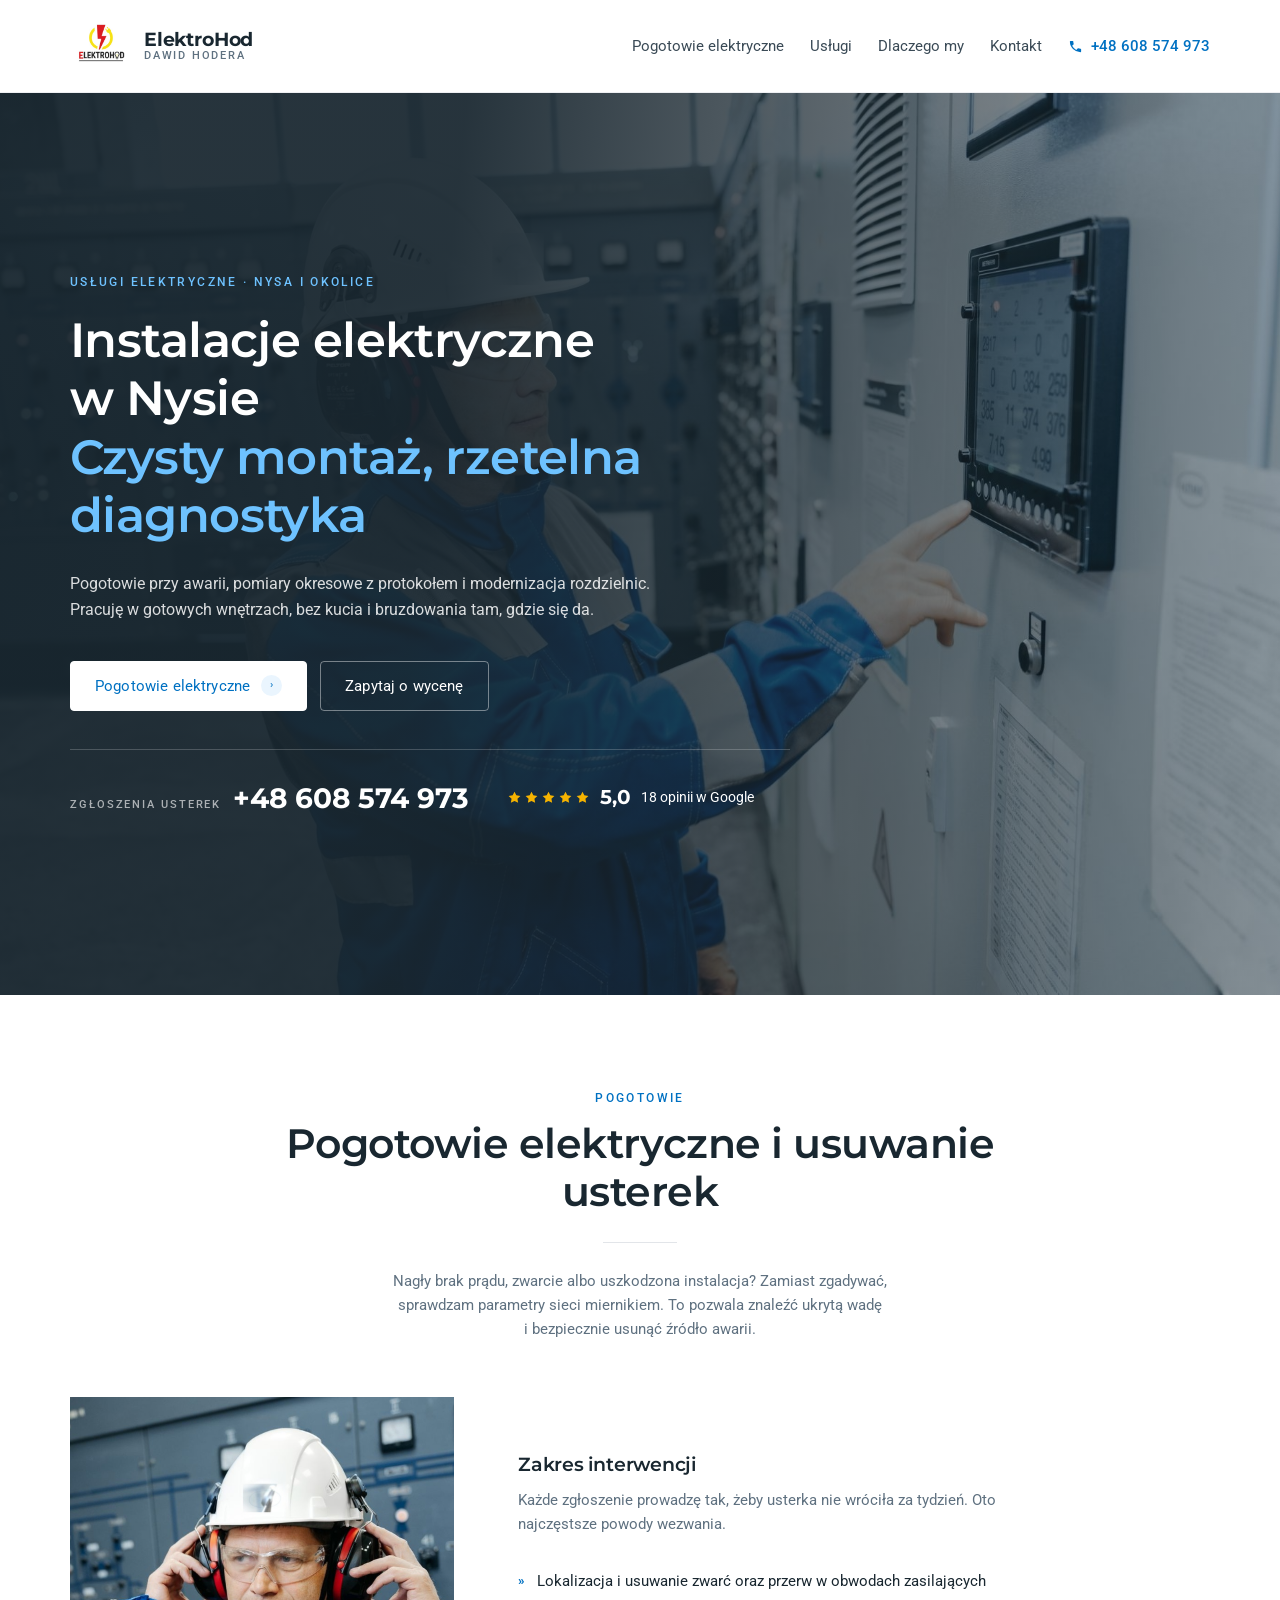
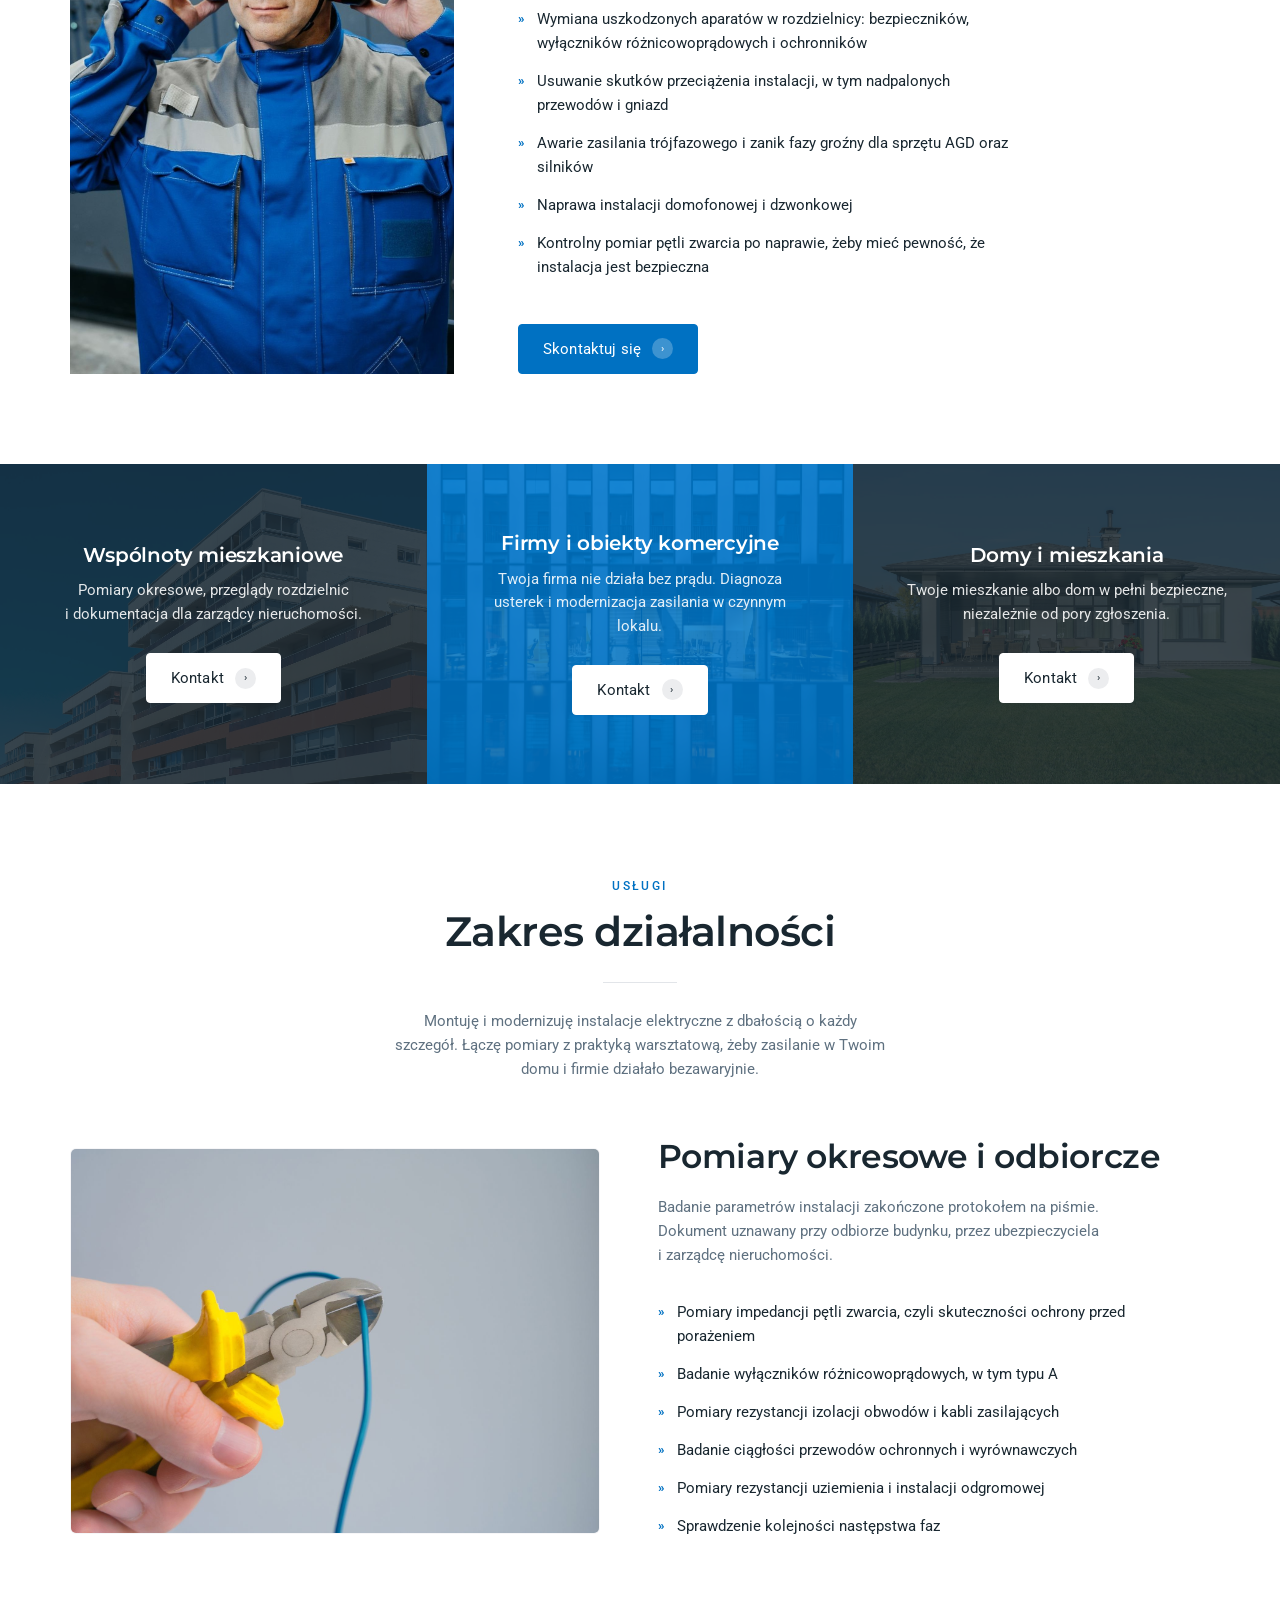
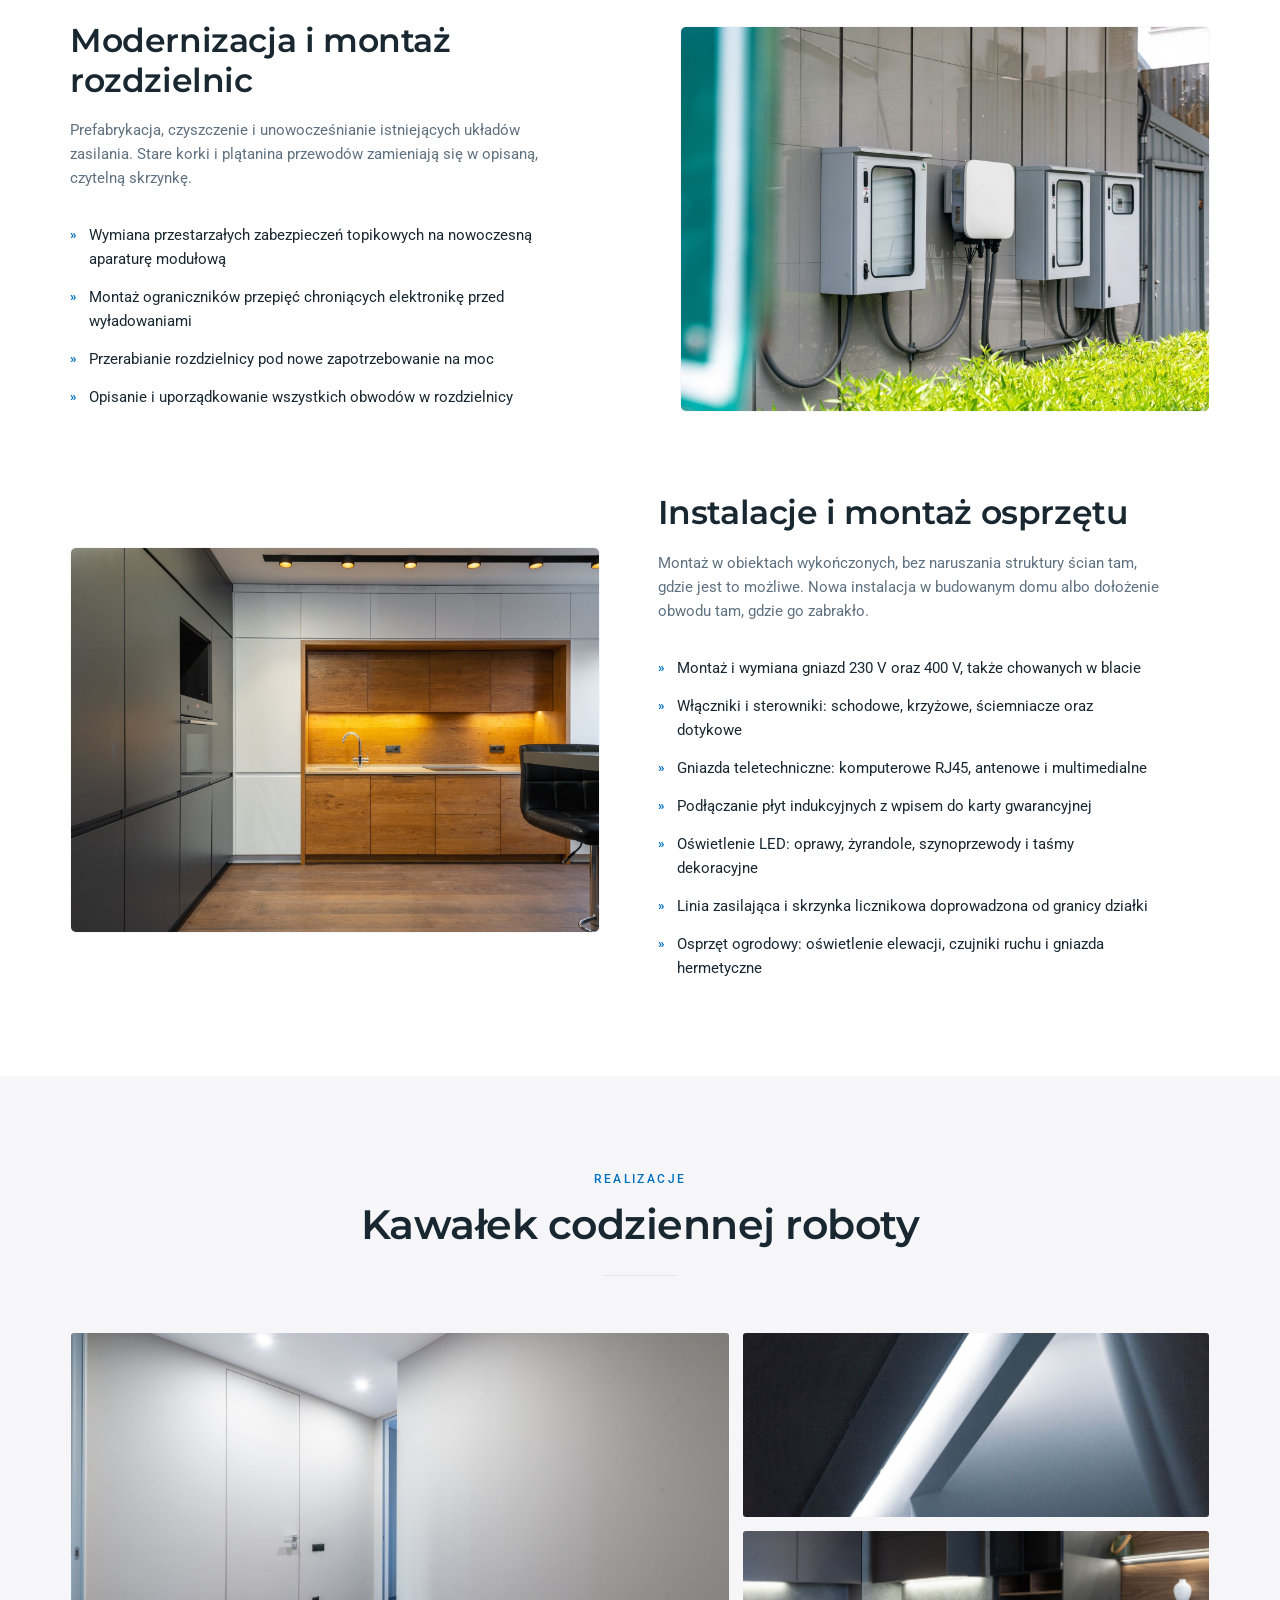
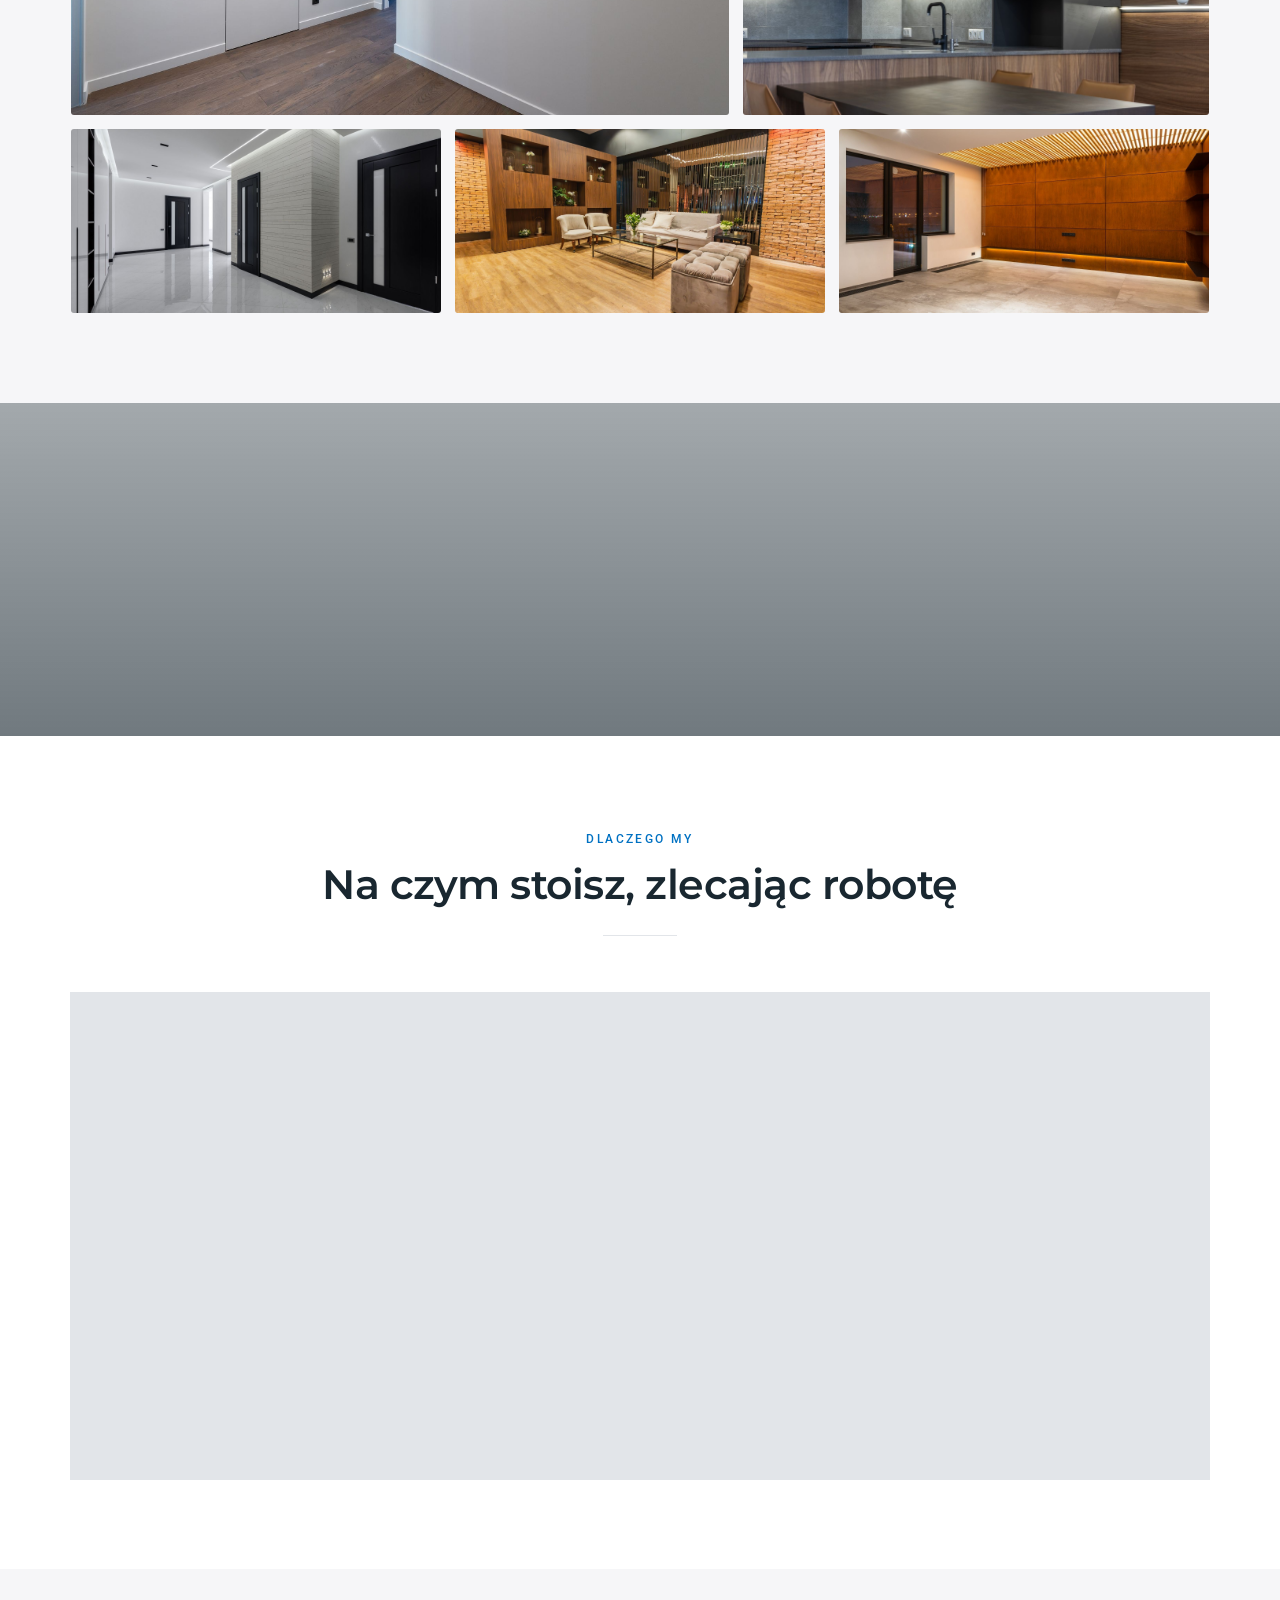
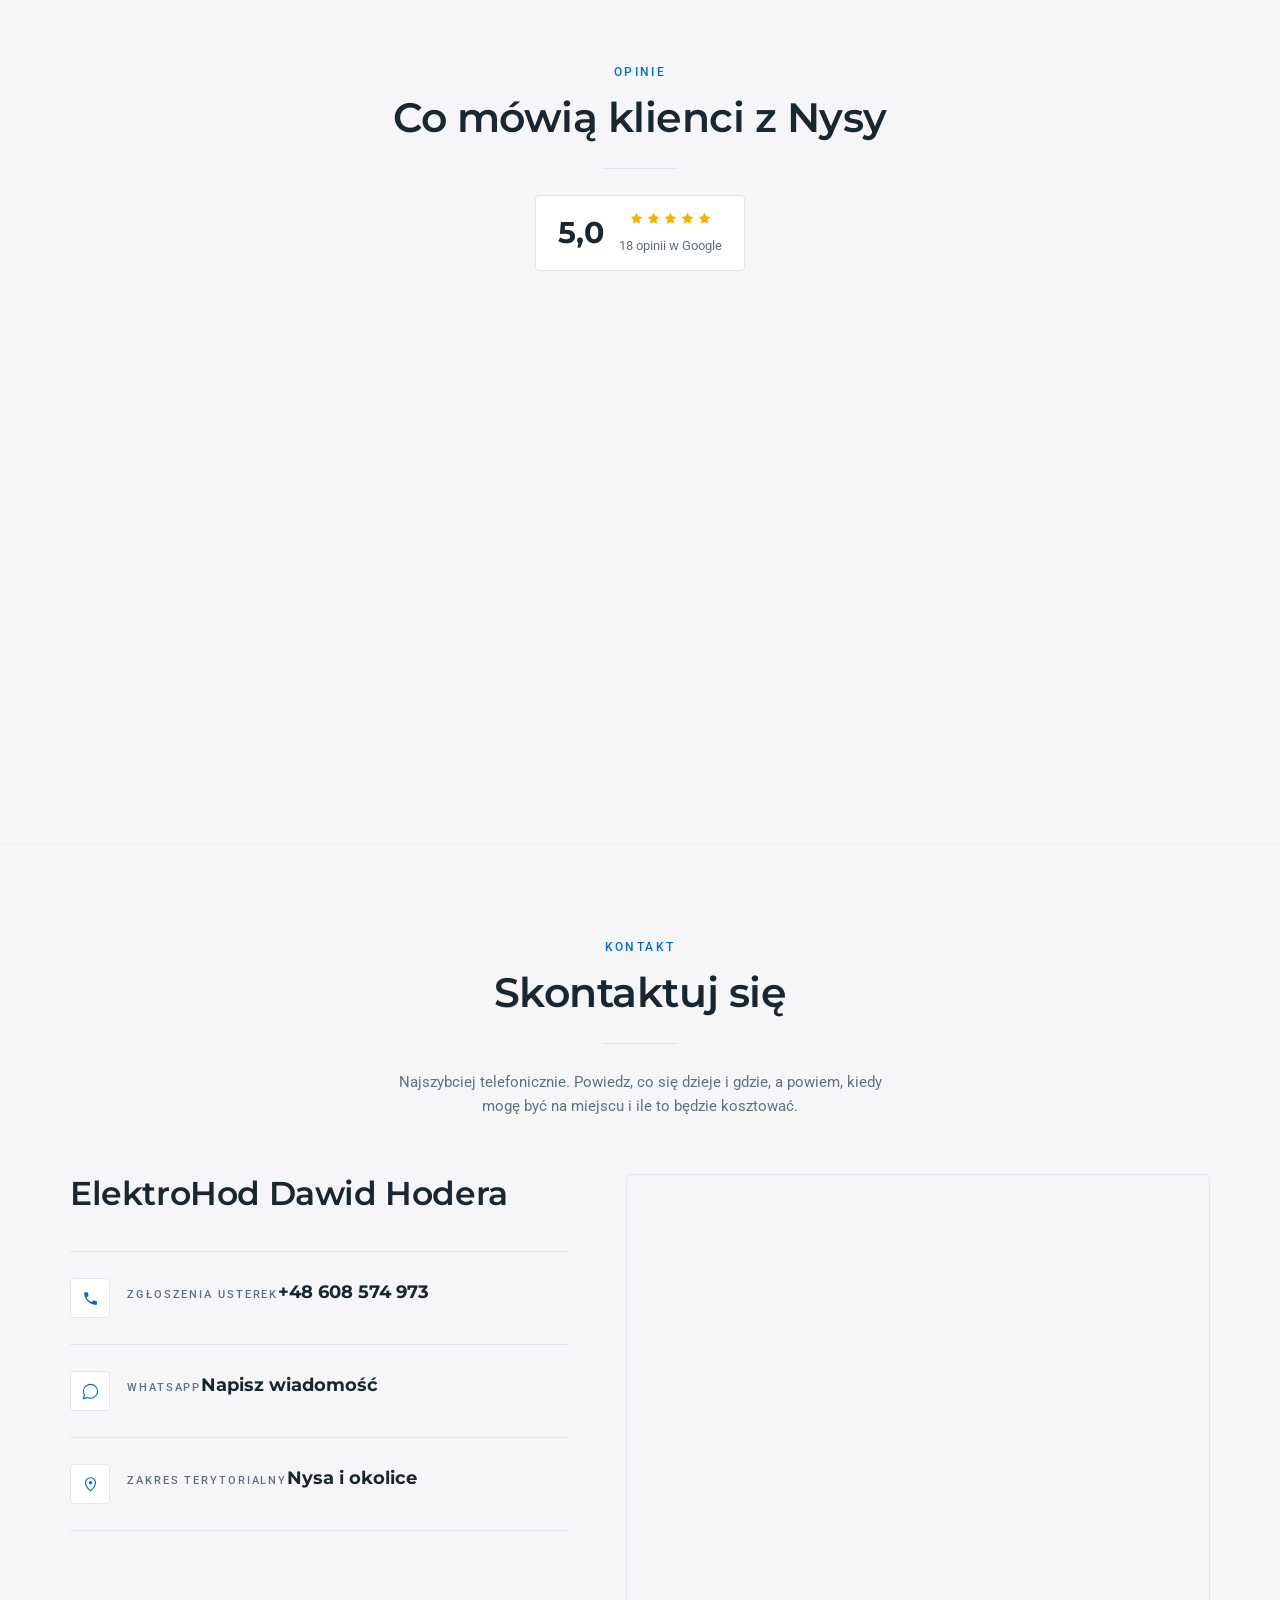
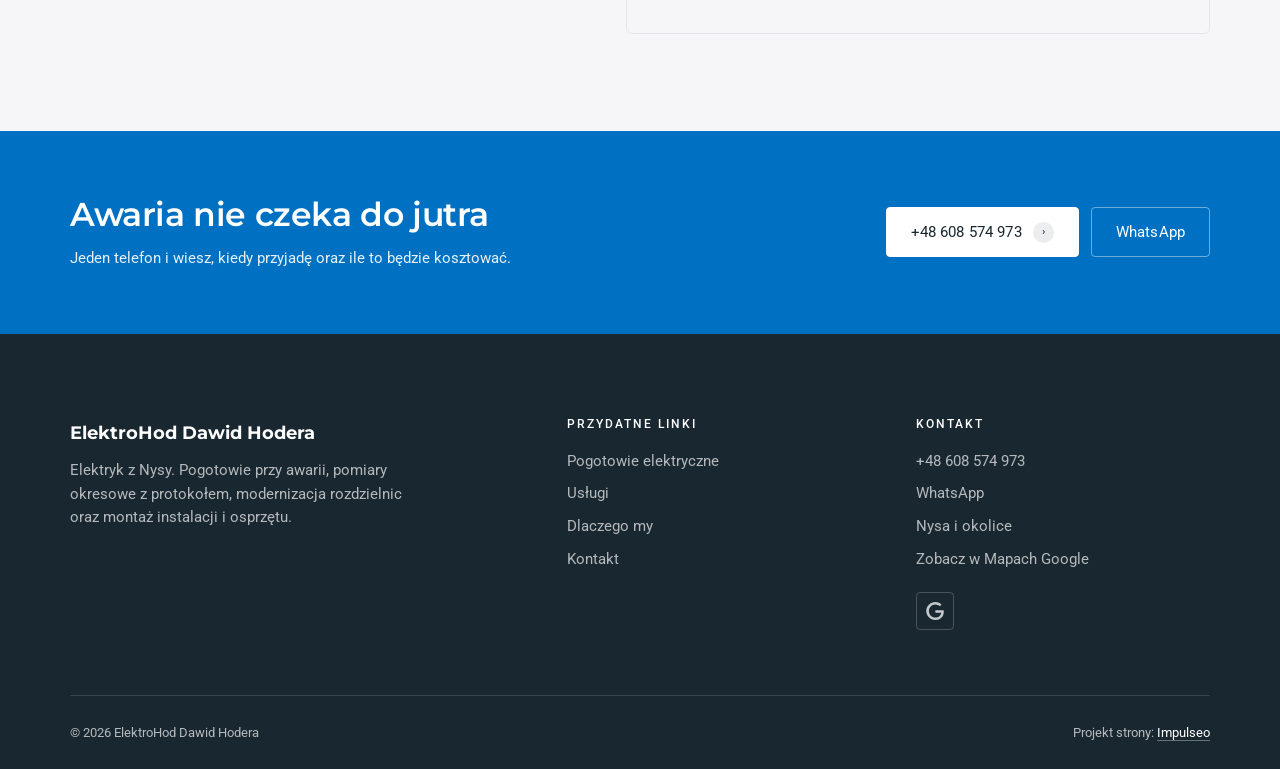
<file: index.html>
<!DOCTYPE html>
<html lang="pl">
<head>
<meta charset="UTF-8">
<meta name="viewport" content="width=device-width, initial-scale=1.0">
<title>ElektroHod Dawid Hodera - elektryk Nysa</title>
<meta name="description" content="ElektroHod Dawid Hodera - elektryk z Nysy. Pogotowie elektryczne, pomiary z protokołem, rozdzielnice, instalacje i montaż osprzętu. Uprawnienia SEP, cena i termin ustalone przed pracą.">
<link rel="canonical" href="https://impulseo-pl.github.io/elektrohod-dawid-hodera/">
<meta name="robots" content="noindex, nofollow">
<meta property="og:type" content="website">
<meta property="og:locale" content="pl_PL">
<meta property="og:site_name" content="ElektroHod Dawid Hodera">
<meta property="og:title" content="ElektroHod Dawid Hodera - elektryk Nysa">
<meta property="og:description" content="Pogotowie elektryczne, pomiary z protokołem, rozdzielnice i montaż osprzętu. Nysa i okolice. Ocena 5,0 w Google.">
<meta property="og:url" content="https://impulseo-pl.github.io/elektrohod-dawid-hodera/">
<meta property="og:image" content="https://impulseo-pl.github.io/elektrohod-dawid-hodera/img/og.jpg">
<meta property="og:image:width" content="1200">
<meta property="og:image:height" content="630">
<meta name="twitter:card" content="summary_large_image">
<meta name="theme-color" content="#192730">
<script type="application/ld+json">{"@context":"https://schema.org","@type":"Electrician","name":"ElektroHod Dawid Hodera","url":"https://impulseo-pl.github.io/elektrohod-dawid-hodera/","telephone":"+48608574973","image":"https://impulseo-pl.github.io/elektrohod-dawid-hodera/img/og.jpg","areaServed":"Nysa","aggregateRating":{"@type":"AggregateRating","ratingValue":"5","reviewCount":"18"},"sameAs":["https://maps.google.com/?cid=8569850532800082262"]}</script>
<link rel="preconnect" href="https://fonts.googleapis.com">
<link rel="preconnect" href="https://fonts.gstatic.com" crossorigin>
<link href="https://fonts.googleapis.com/css2?family=Montserrat:wght@500;600;700&family=Roboto:wght@300;400;500;700&display=swap" rel="stylesheet">
<link rel="stylesheet" href="assets/styles.css?v=ref-1">
<meta name="nb-deploy" content="8939e18db12e">
</head>
<body>

<header class="nav">
  <div class="wrap nav-in">
    <a class="brand" href="#top">
      <img class="brand-logo" src="img/logo.jpg" alt="ElektroHod Dawid Hodera" width="420" height="420">
      <span class="brand-txt"><b>ElektroHod</b><span>Dawid Hodera</span></span>
    </a>
    <nav class="nav-links" id="menu">
      <a href="#pogotowie">Pogotowie elektryczne</a>
      <a href="#uslugi">Usługi</a>
      <a href="#dlaczego">Dlaczego my</a>
      <a href="#kontakt">Kontakt</a>
      <a href="tel:+48608574973" class="nav-cta">
        <svg width="15" height="15" viewBox="0 0 24 24" fill="none" aria-hidden="true"><path d="M6.6 10.8a15.5 15.5 0 0 0 6.6 6.6l2.2-2.2a1 1 0 0 1 1-.24 11.4 11.4 0 0 0 3.6.58 1 1 0 0 1 1 1V20a1 1 0 0 1-1 1A17 17 0 0 1 3 4a1 1 0 0 1 1-1h3.5a1 1 0 0 1 1 1c0 1.25.2 2.46.58 3.6a1 1 0 0 1-.25 1l-2.23 2.2Z" fill="currentColor"/></svg>
        +48 608 574 973
      </a>
    </nav>
    <button class="nav-tgl" id="tgl" aria-label="Menu" aria-expanded="false"><span></span><span></span><span></span></button>
  </div>
</header>

<main id="top">

<section class="hero">
  <div class="hero-bg">
    <img src="img/hero.jpg" alt="Montaż oświetlenia w mieszkaniu" fetchpriority="high" width="1880" height="1253">
  </div>
  <div class="wrap">
    <div class="hero-copy">
      <span class="kicker on-dark">Usługi elektryczne · Nysa i okolice</span>
      <h1 class="h-xl">Instalacje elektryczne w Nysie<em>Czysty montaż, rzetelna diagnostyka</em></h1>
      <p class="lead">Pogotowie przy awarii, pomiary okresowe z protokołem i modernizacja rozdzielnic. Pracuję w gotowych wnętrzach, bez kucia i bruzdowania tam, gdzie się da.</p>
      <div class="hero-cta">
        <a href="#pogotowie" class="btn btn-white">Pogotowie elektryczne <span class="ico" aria-hidden="true">&rsaquo;</span></a>
        <a href="#kontakt" class="btn btn-ondark">Zapytaj o wycenę</a>
      </div>
      <div class="hero-meta">
        <a class="hero-phone" href="tel:+48608574973">
          <span class="lab">Zgłoszenia usterek</span>
          <span class="num">+48 608 574 973</span>
        </a>
        <span class="hero-rate">
          <span class="stars" aria-hidden="true"><svg class="st" width="15" height="15" viewBox="0 0 24 24"><path d="M12 2.6l2.9 5.9 6.5.95-4.7 4.58 1.11 6.47L12 17.44l-5.81 3.06 1.11-6.47L2.6 9.45l6.5-.95L12 2.6Z" fill="currentColor"/></svg><svg class="st" width="15" height="15" viewBox="0 0 24 24"><path d="M12 2.6l2.9 5.9 6.5.95-4.7 4.58 1.11 6.47L12 17.44l-5.81 3.06 1.11-6.47L2.6 9.45l6.5-.95L12 2.6Z" fill="currentColor"/></svg><svg class="st" width="15" height="15" viewBox="0 0 24 24"><path d="M12 2.6l2.9 5.9 6.5.95-4.7 4.58 1.11 6.47L12 17.44l-5.81 3.06 1.11-6.47L2.6 9.45l6.5-.95L12 2.6Z" fill="currentColor"/></svg><svg class="st" width="15" height="15" viewBox="0 0 24 24"><path d="M12 2.6l2.9 5.9 6.5.95-4.7 4.58 1.11 6.47L12 17.44l-5.81 3.06 1.11-6.47L2.6 9.45l6.5-.95L12 2.6Z" fill="currentColor"/></svg><svg class="st" width="15" height="15" viewBox="0 0 24 24"><path d="M12 2.6l2.9 5.9 6.5.95-4.7 4.58 1.11 6.47L12 17.44l-5.81 3.06 1.11-6.47L2.6 9.45l6.5-.95L12 2.6Z" fill="currentColor"/></svg></span>
          <b>5,0</b> <span>18 opinii w Google</span>
        </span>
      </div>
    </div>
  </div>
</section>

<section id="pogotowie">
  <div class="wrap">
    <div class="sec-head">
      <span class="kicker">Pogotowie</span>
      <h2 class="h-lg">Pogotowie elektryczne i usuwanie usterek</h2>
      <div class="sec-rule"></div>
      <p>Nagły brak prądu, zwarcie albo uszkodzona instalacja? Zamiast zgadywać, sprawdzam parametry sieci miernikiem. To pozwala znaleźć ukrytą wadę i bezpiecznie usunąć źródło awarii.</p>
    </div>
    <div class="sos-grid">
      <div class="sos-art reveal">
        <img src="img/osoba.jpg" alt="Elektryk z uprawnieniami" width="1152" height="1731">
      </div>
      <div class="sos-copy reveal">
        <h3>Zakres interwencji</h3>
        <p>Każde zgłoszenie prowadzę tak, żeby usterka nie wróciła za tydzień. Oto najczęstsze powody wezwania.</p>
        <ul class="arrow-list">
          <li><span class="ar" aria-hidden="true">&raquo;</span>Lokalizacja i usuwanie zwarć oraz przerw w obwodach zasilających</li>
          <li><span class="ar" aria-hidden="true">&raquo;</span>Wymiana uszkodzonych aparatów w rozdzielnicy: bezpieczników, wyłączników różnicowoprądowych i ochronników</li>
          <li><span class="ar" aria-hidden="true">&raquo;</span>Usuwanie skutków przeciążenia instalacji, w tym nadpalonych przewodów i gniazd</li>
          <li><span class="ar" aria-hidden="true">&raquo;</span>Awarie zasilania trójfazowego i zanik fazy groźny dla sprzętu AGD oraz silników</li>
          <li><span class="ar" aria-hidden="true">&raquo;</span>Naprawa instalacji domofonowej i dzwonkowej</li>
          <li><span class="ar" aria-hidden="true">&raquo;</span>Kontrolny pomiar pętli zwarcia po naprawie, żeby mieć pewność, że instalacja jest bezpieczna</li>
        </ul>
        <div class="sos-cta">
          <a href="tel:+48608574973" class="btn btn-solid">Skontaktuj się <span class="ico" aria-hidden="true">&rsaquo;</span></a>
        </div>
      </div>
    </div>
  </div>
</section>

<section style="padding:0">
  <div class="who">
    <article class="who-card">
      <span class="bg"><img src="img/k-wspolnoty.jpg" alt="Budynek wielorodzinny" loading="lazy" width="1880" height="1255"></span>
      <div class="who-in">
        <h3>Wspólnoty mieszkaniowe</h3>
        <p>Pomiary okresowe, przeglądy rozdzielnic i dokumentacja dla zarządcy nieruchomości.</p>
        <a href="#kontakt" class="btn btn-white">Kontakt <span class="ico" aria-hidden="true">&rsaquo;</span></a>
      </div>
    </article>
    <article class="who-card">
      <span class="bg"><img src="img/k-firmy.jpg" alt="Budynek biurowy" loading="lazy" width="1734" height="1300"></span>
      <div class="who-in">
        <h3>Firmy i obiekty komercyjne</h3>
        <p>Twoja firma nie działa bez prądu. Diagnoza usterek i modernizacja zasilania w czynnym lokalu.</p>
        <a href="#kontakt" class="btn btn-white">Kontakt <span class="ico" aria-hidden="true">&rsaquo;</span></a>
      </div>
    </article>
    <article class="who-card">
      <span class="bg"><img src="img/k-domy.jpg" alt="Dom jednorodzinny" loading="lazy" width="1880" height="1278"></span>
      <div class="who-in">
        <h3>Domy i mieszkania</h3>
        <p>Twoje mieszkanie albo dom w pełni bezpieczne, niezależnie od pory zgłoszenia.</p>
        <a href="#kontakt" class="btn btn-white">Kontakt <span class="ico" aria-hidden="true">&rsaquo;</span></a>
      </div>
    </article>
  </div>
</section>

<section id="uslugi">
  <div class="wrap">
    <div class="sec-head">
      <span class="kicker">Usługi</span>
      <h2 class="h-lg">Zakres działalności</h2>
      <div class="sec-rule"></div>
      <p>Montuję i modernizuję instalacje elektryczne z dbałością o każdy szczegół. Łączę pomiary z praktyką warsztatową, żeby zasilanie w Twoim domu i firmie działało bezawaryjnie.</p>
    </div>
    <div class="uslugi">

      <article class="svc-row reveal">
        <div class="svc-art"><img src="img/s-rozdzielnice.jpg" alt="Praca przy przewodzie podczas diagnostyki" loading="lazy" width="1880" height="1253"></div>
        <div class="svc-copy">
          <h3 class="h-md">Pomiary okresowe i odbiorcze</h3>
          <p>Badanie parametrów instalacji zakończone protokołem na piśmie. Dokument uznawany przy odbiorze budynku, przez ubezpieczyciela i zarządcę nieruchomości.</p>
          <ul class="arrow-list">
            <li><span class="ar" aria-hidden="true">&raquo;</span>Pomiary impedancji pętli zwarcia, czyli skuteczności ochrony przed porażeniem</li>
            <li><span class="ar" aria-hidden="true">&raquo;</span>Badanie wyłączników różnicowoprądowych, w tym typu A</li>
            <li><span class="ar" aria-hidden="true">&raquo;</span>Pomiary rezystancji izolacji obwodów i kabli zasilających</li>
            <li><span class="ar" aria-hidden="true">&raquo;</span>Badanie ciągłości przewodów ochronnych i wyrównawczych</li>
            <li><span class="ar" aria-hidden="true">&raquo;</span>Pomiary rezystancji uziemienia i instalacji odgromowej</li>
            <li><span class="ar" aria-hidden="true">&raquo;</span>Sprawdzenie kolejności następstwa faz</li>
          </ul>
        </div>
      </article>

      <article class="svc-row reveal">
        <div class="svc-art"><img src="img/s-pomiary.jpg" alt="Szafki rozdzielcze na elewacji budynku" loading="lazy" width="1880" height="1253"></div>
        <div class="svc-copy">
          <h3 class="h-md">Modernizacja i montaż rozdzielnic</h3>
          <p>Prefabrykacja, czyszczenie i unowocześnianie istniejących układów zasilania. Stare korki i plątanina przewodów zamieniają się w opisaną, czytelną skrzynkę.</p>
          <ul class="arrow-list">
            <li><span class="ar" aria-hidden="true">&raquo;</span>Wymiana przestarzałych zabezpieczeń topikowych na nowoczesną aparaturę modułową</li>
            <li><span class="ar" aria-hidden="true">&raquo;</span>Montaż ograniczników przepięć chroniących elektronikę przed wyładowaniami</li>
            <li><span class="ar" aria-hidden="true">&raquo;</span>Przerabianie rozdzielnicy pod nowe zapotrzebowanie na moc</li>
            <li><span class="ar" aria-hidden="true">&raquo;</span>Opisanie i uporządkowanie wszystkich obwodów w rozdzielnicy</li>
          </ul>
        </div>
      </article>

      <article class="svc-row reveal">
        <div class="svc-art"><img src="img/s-oswietlenie.jpg" alt="Kuchnia z oświetleniem podszafkowym LED" loading="lazy" width="1880" height="1255"></div>
        <div class="svc-copy">
          <h3 class="h-md">Instalacje i montaż osprzętu</h3>
          <p>Montaż w obiektach wykończonych, bez naruszania struktury ścian tam, gdzie jest to możliwe. Nowa instalacja w budowanym domu albo dołożenie obwodu tam, gdzie go zabrakło.</p>
          <ul class="arrow-list">
            <li><span class="ar" aria-hidden="true">&raquo;</span>Montaż i wymiana gniazd 230 V oraz 400 V, także chowanych w blacie</li>
            <li><span class="ar" aria-hidden="true">&raquo;</span>Włączniki i sterowniki: schodowe, krzyżowe, ściemniacze oraz dotykowe</li>
            <li><span class="ar" aria-hidden="true">&raquo;</span>Gniazda teletechniczne: komputerowe RJ45, antenowe i multimedialne</li>
            <li><span class="ar" aria-hidden="true">&raquo;</span>Podłączanie płyt indukcyjnych z wpisem do karty gwarancyjnej</li>
            <li><span class="ar" aria-hidden="true">&raquo;</span>Oświetlenie LED: oprawy, żyrandole, szynoprzewody i taśmy dekoracyjne</li>
            <li><span class="ar" aria-hidden="true">&raquo;</span>Linia zasilająca i skrzynka licznikowa doprowadzona od granicy działki</li>
            <li><span class="ar" aria-hidden="true">&raquo;</span>Osprzęt ogrodowy: oświetlenie elewacji, czujniki ruchu i gniazda hermetyczne</li>
          </ul>
        </div>
      </article>

    </div>
  </div>
</section>

<section style="background:var(--paper-2)">
  <div class="wrap">
    <div class="sec-head">
      <span class="kicker">Realizacje</span>
      <h2 class="h-lg">Kawałek codziennej roboty</h2>
      <div class="sec-rule"></div>
    </div>
    <div class="gal">
      <a class="g-a reveal" href="#kontakt"><img src="img/r1.jpg" alt="Pokój z oprawami wpuszczanymi w sufit" loading="lazy" width="1880" height="1255"></a>
      <a class="g-b reveal" href="#kontakt"><img src="img/r2.jpg" alt="Linia świetlna wbudowana w sufit" loading="lazy" width="1880" height="1255"></a>
      <a class="g-c reveal" href="#kontakt"><img src="img/r3.jpg" alt="Oświetlenie blatu w kuchni" loading="lazy" width="1880" height="1255"></a>
      <a class="g-d reveal" href="#kontakt"><img src="img/r4.jpg" alt="Korytarz z oświetleniem liniowym" loading="lazy" width="1880" height="1255"></a>
      <a class="g-e reveal" href="#kontakt"><img src="img/r5.jpg" alt="Salon z nastrojowym oświetleniem" loading="lazy" width="1880" height="1253"></a>
      <a class="g-f reveal" href="#kontakt"><img src="img/r6.jpg" alt="Wnętrze z oświetleniem wbudowanym w zabudowę" loading="lazy" width="1880" height="1255"></a>
    </div>
  </div>
</section>

<section class="stopklatka" aria-hidden="true">
  <div class="stk-bg" style="background-image:url(img/dark-band.jpg)"></div>
</section>

<section id="dlaczego">
  <div class="wrap">
    <div class="sec-head">
      <span class="kicker">Dlaczego my</span>
      <h2 class="h-lg">Na czym stoisz, zlecając robotę</h2>
      <div class="sec-rule"></div>
    </div>
    <div class="why">
      <div class="why-item reveal">
        <span class="n" aria-hidden="true">01</span>
        <h3>Czysta praca</h3>
        <p>Specjalizuję się w pracach czystych: diagnostyce, montażu osprzętu i modernizacji układów. Nie prowadzę uciążliwych prac budowlanych, więc nie zostaje po mnie pył i gruz.</p>
      </div>
      <div class="why-item reveal">
        <span class="n" aria-hidden="true">02</span>
        <h3>Sprawdzony sprzęt pomiarowy</h3>
        <p>Pomiary wykonuję przyrządem z ważnym świadectwem wzorcowania. Wynik jest wiarygodny, a protokół ma wartość przy odbiorze.</p>
      </div>
      <div class="why-item reveal">
        <span class="n" aria-hidden="true">03</span>
        <h3>Uprawnienia SEP</h3>
        <p>Uprawnienia eksploatacyjne wraz z prawem do wykonywania pomiarów. Wystawiane dokumenty są w pełni legalne.</p>
      </div>
      <div class="why-item reveal">
        <span class="n" aria-hidden="true">04</span>
        <h3>Cena i termin na piśmie</h3>
        <p>Zakres prac ustalamy przed startem, razem z ceną i terminem. Na wykonaną robotę dostajesz gwarancję.</p>
      </div>
    </div>
  </div>
</section>

<section style="background:var(--paper-2)">
  <div class="wrap">
    <div class="sec-head">
      <span class="kicker">Opinie</span>
      <h2 class="h-lg">Co mówią klienci z Nysy</h2>
      <div class="sec-rule"></div>
      <a class="rev-score" href="https://maps.google.com/?cid=8569850532800082262" target="_blank" rel="noopener">
        <span class="num">5,0</span>
        <span>
          <span class="stars" aria-hidden="true"><svg class="st" width="15" height="15" viewBox="0 0 24 24"><path d="M12 2.6l2.9 5.9 6.5.95-4.7 4.58 1.11 6.47L12 17.44l-5.81 3.06 1.11-6.47L2.6 9.45l6.5-.95L12 2.6Z" fill="currentColor"/></svg><svg class="st" width="15" height="15" viewBox="0 0 24 24"><path d="M12 2.6l2.9 5.9 6.5.95-4.7 4.58 1.11 6.47L12 17.44l-5.81 3.06 1.11-6.47L2.6 9.45l6.5-.95L12 2.6Z" fill="currentColor"/></svg><svg class="st" width="15" height="15" viewBox="0 0 24 24"><path d="M12 2.6l2.9 5.9 6.5.95-4.7 4.58 1.11 6.47L12 17.44l-5.81 3.06 1.11-6.47L2.6 9.45l6.5-.95L12 2.6Z" fill="currentColor"/></svg><svg class="st" width="15" height="15" viewBox="0 0 24 24"><path d="M12 2.6l2.9 5.9 6.5.95-4.7 4.58 1.11 6.47L12 17.44l-5.81 3.06 1.11-6.47L2.6 9.45l6.5-.95L12 2.6Z" fill="currentColor"/></svg><svg class="st" width="15" height="15" viewBox="0 0 24 24"><path d="M12 2.6l2.9 5.9 6.5.95-4.7 4.58 1.11 6.47L12 17.44l-5.81 3.06 1.11-6.47L2.6 9.45l6.5-.95L12 2.6Z" fill="currentColor"/></svg></span><br>
          <span class="cnt">18 opinii w Google</span>
        </span>
      </a>
    </div>
    <div class="rev-grid">
      <figure class="rev reveal">
        <span class="stars" aria-hidden="true"><svg class="st" width="15" height="15" viewBox="0 0 24 24"><path d="M12 2.6l2.9 5.9 6.5.95-4.7 4.58 1.11 6.47L12 17.44l-5.81 3.06 1.11-6.47L2.6 9.45l6.5-.95L12 2.6Z" fill="currentColor"/></svg><svg class="st" width="15" height="15" viewBox="0 0 24 24"><path d="M12 2.6l2.9 5.9 6.5.95-4.7 4.58 1.11 6.47L12 17.44l-5.81 3.06 1.11-6.47L2.6 9.45l6.5-.95L12 2.6Z" fill="currentColor"/></svg><svg class="st" width="15" height="15" viewBox="0 0 24 24"><path d="M12 2.6l2.9 5.9 6.5.95-4.7 4.58 1.11 6.47L12 17.44l-5.81 3.06 1.11-6.47L2.6 9.45l6.5-.95L12 2.6Z" fill="currentColor"/></svg><svg class="st" width="15" height="15" viewBox="0 0 24 24"><path d="M12 2.6l2.9 5.9 6.5.95-4.7 4.58 1.11 6.47L12 17.44l-5.81 3.06 1.11-6.47L2.6 9.45l6.5-.95L12 2.6Z" fill="currentColor"/></svg><svg class="st" width="15" height="15" viewBox="0 0 24 24"><path d="M12 2.6l2.9 5.9 6.5.95-4.7 4.58 1.11 6.47L12 17.44l-5.81 3.06 1.11-6.47L2.6 9.45l6.5-.95L12 2.6Z" fill="currentColor"/></svg></span>
        <blockquote>Solidny fachowiec, przyjechał w umówionym terminie, nie zbywał i nie olewał, tak jak to niektórzy mają w zwyczaju. Szybko i sprawnie podpiął nam komputer z pieca w wyznaczonym miejscu, doradził i jeszcze przy okazji pomógł.</blockquote>
        <cite>Ola Wilk <span>Google</span></cite>
      </figure>
      <figure class="rev reveal">
        <span class="stars" aria-hidden="true"><svg class="st" width="15" height="15" viewBox="0 0 24 24"><path d="M12 2.6l2.9 5.9 6.5.95-4.7 4.58 1.11 6.47L12 17.44l-5.81 3.06 1.11-6.47L2.6 9.45l6.5-.95L12 2.6Z" fill="currentColor"/></svg><svg class="st" width="15" height="15" viewBox="0 0 24 24"><path d="M12 2.6l2.9 5.9 6.5.95-4.7 4.58 1.11 6.47L12 17.44l-5.81 3.06 1.11-6.47L2.6 9.45l6.5-.95L12 2.6Z" fill="currentColor"/></svg><svg class="st" width="15" height="15" viewBox="0 0 24 24"><path d="M12 2.6l2.9 5.9 6.5.95-4.7 4.58 1.11 6.47L12 17.44l-5.81 3.06 1.11-6.47L2.6 9.45l6.5-.95L12 2.6Z" fill="currentColor"/></svg><svg class="st" width="15" height="15" viewBox="0 0 24 24"><path d="M12 2.6l2.9 5.9 6.5.95-4.7 4.58 1.11 6.47L12 17.44l-5.81 3.06 1.11-6.47L2.6 9.45l6.5-.95L12 2.6Z" fill="currentColor"/></svg><svg class="st" width="15" height="15" viewBox="0 0 24 24"><path d="M12 2.6l2.9 5.9 6.5.95-4.7 4.58 1.11 6.47L12 17.44l-5.81 3.06 1.11-6.47L2.6 9.45l6.5-.95L12 2.6Z" fill="currentColor"/></svg></span>
        <blockquote>Bardzo polecam. Pan elektryk konkretny, punktualny i zna się na swojej pracy. Wszystko ogarnął sprawnie i porządnie, a przy okazji doradził też w kilku innych tematach remontowych. Super kontakt i podejście do klienta.</blockquote>
        <cite>M. W. <span>Google</span></cite>
      </figure>
      <figure class="rev reveal">
        <span class="stars" aria-hidden="true"><svg class="st" width="15" height="15" viewBox="0 0 24 24"><path d="M12 2.6l2.9 5.9 6.5.95-4.7 4.58 1.11 6.47L12 17.44l-5.81 3.06 1.11-6.47L2.6 9.45l6.5-.95L12 2.6Z" fill="currentColor"/></svg><svg class="st" width="15" height="15" viewBox="0 0 24 24"><path d="M12 2.6l2.9 5.9 6.5.95-4.7 4.58 1.11 6.47L12 17.44l-5.81 3.06 1.11-6.47L2.6 9.45l6.5-.95L12 2.6Z" fill="currentColor"/></svg><svg class="st" width="15" height="15" viewBox="0 0 24 24"><path d="M12 2.6l2.9 5.9 6.5.95-4.7 4.58 1.11 6.47L12 17.44l-5.81 3.06 1.11-6.47L2.6 9.45l6.5-.95L12 2.6Z" fill="currentColor"/></svg><svg class="st" width="15" height="15" viewBox="0 0 24 24"><path d="M12 2.6l2.9 5.9 6.5.95-4.7 4.58 1.11 6.47L12 17.44l-5.81 3.06 1.11-6.47L2.6 9.45l6.5-.95L12 2.6Z" fill="currentColor"/></svg><svg class="st" width="15" height="15" viewBox="0 0 24 24"><path d="M12 2.6l2.9 5.9 6.5.95-4.7 4.58 1.11 6.47L12 17.44l-5.81 3.06 1.11-6.47L2.6 9.45l6.5-.95L12 2.6Z" fill="currentColor"/></svg></span>
        <blockquote>Serdecznie polecam. Naprawa domofonu wykonana z dużą dbałością o szczegóły. Kontakt z klientem był bezproblemowy, wszystko jasno wytłumaczone, termin dotrzymany, a do tego fachowiec w pełni słowny.</blockquote>
        <cite>Angelika <span>Google</span></cite>
      </figure>
    </div>
  </div>
</section>

<section id="kontakt" class="contact">
  <div class="wrap">
    <div class="sec-head">
      <span class="kicker">Kontakt</span>
      <h2 class="h-lg">Skontaktuj się</h2>
      <div class="sec-rule"></div>
      <p>Najszybciej telefonicznie. Powiedz, co się dzieje i gdzie, a powiem, kiedy mogę być na miejscu i ile to będzie kosztować.</p>
    </div>
    <div class="ct-grid">
      <div>
        <h3 class="h-md">ElektroHod Dawid Hodera</h3>
        <div class="ct-rows">
          <div class="ct-row">
            <span class="ic"><svg width="17" height="17" viewBox="0 0 24 24" fill="none" aria-hidden="true"><path d="M6.6 10.8a15.5 15.5 0 0 0 6.6 6.6l2.2-2.2a1 1 0 0 1 1-.24 11.4 11.4 0 0 0 3.6.58 1 1 0 0 1 1 1V20a1 1 0 0 1-1 1A17 17 0 0 1 3 4a1 1 0 0 1 1-1h3.5a1 1 0 0 1 1 1c0 1.25.2 2.46.58 3.6a1 1 0 0 1-.25 1l-2.23 2.2Z" fill="currentColor"/></svg></span>
            <span><span class="lab">Zgłoszenia usterek</span><a class="val" href="tel:+48608574973">+48 608 574 973</a></span>
          </div>
          <div class="ct-row">
            <span class="ic"><svg width="17" height="17" viewBox="0 0 24 24" fill="none" aria-hidden="true"><path d="M12 2C6.48 2 2 6.34 2 11.7c0 1.85.53 3.58 1.44 5.06L2 22l5.4-1.4A10.1 10.1 0 0 0 12 21.4c5.52 0 10-4.34 10-9.7C22 6.34 17.52 2 12 2Z" stroke="currentColor" stroke-width="1.6" fill="none"/></svg></span>
            <span><span class="lab">WhatsApp</span><a class="val" href="https://wa.me/48608574973" target="_blank" rel="noopener">Napisz wiadomość</a></span>
          </div>
          <div class="ct-row">
            <span class="ic"><svg width="17" height="17" viewBox="0 0 24 24" fill="none" aria-hidden="true"><path d="M12 21s7-6.1 7-11.5A7 7 0 0 0 5 9.5C5 14.9 12 21 12 21Z" stroke="currentColor" stroke-width="1.6" fill="none"/><circle cx="12" cy="9.5" r="2.4" fill="currentColor"/></svg></span>
            <span><span class="lab">Zakres terytorialny</span><span class="val">Nysa i okolice</span></span>
          </div>
        </div>
      </div>
      <div>
        <iframe class="map" title="ElektroHod Dawid Hodera - Nysa" src="https://maps.google.com/maps?q=ElektroHod%20Dawid%20Hodera%20Nysa&z=14&output=embed" loading="lazy" referrerpolicy="no-referrer-when-downgrade"></iframe>
      </div>
    </div>
  </div>
</section>

<section class="band" style="padding-block:clamp(44px,5vw,70px)">
  <div class="wrap">
    <div>
      <h2 class="h-md">Awaria nie czeka do jutra</h2>
      <p>Jeden telefon i wiesz, kiedy przyjadę oraz ile to będzie kosztować.</p>
    </div>
    <div class="band-cta">
      <a href="tel:+48608574973" class="btn btn-white">+48 608 574 973 <span class="ico" aria-hidden="true">&rsaquo;</span></a>
      <a href="https://wa.me/48608574973" target="_blank" rel="noopener" class="btn btn-ondark">WhatsApp</a>
    </div>
  </div>
</section>

</main>

<footer>
  <div class="wrap">
    <div class="f-grid">
      <div class="f-brand">
        <b>ElektroHod Dawid Hodera</b>
        <p>Elektryk z Nysy. Pogotowie przy awarii, pomiary okresowe z protokołem, modernizacja rozdzielnic oraz montaż instalacji i osprzętu.</p>
      </div>
      <div class="f-col">
        <h4>Przydatne linki</h4>
        <a href="#pogotowie">Pogotowie elektryczne</a>
        <a href="#uslugi">Usługi</a>
        <a href="#dlaczego">Dlaczego my</a>
        <a href="#kontakt">Kontakt</a>
      </div>
      <div class="f-col">
        <h4>Kontakt</h4>
        <a href="tel:+48608574973">+48 608 574 973</a>
        <a href="https://wa.me/48608574973" target="_blank" rel="noopener">WhatsApp</a>
        <p>Nysa i okolice</p>
        <a href="https://maps.google.com/?cid=8569850532800082262" target="_blank" rel="noopener">Zobacz w Mapach Google</a>
        <span class="f-soc"><a class="soc" href="https://maps.google.com/?cid=8569850532800082262" target="_blank" rel="noopener" aria-label="Wizytówka Google - ElektroHod Dawid Hodera"><svg viewBox="0 0 24 24" width="18" height="18" aria-hidden="true"><path fill="currentColor" d="M12.48 10.92v3.28h7.84c-.24 1.84-.85 3.19-1.79 4.13-1.14 1.15-2.93 2.4-6.05 2.4-4.83 0-8.6-3.89-8.6-8.72s3.77-8.72 8.6-8.72c2.6 0 4.51 1.03 5.91 2.35l2.3-2.31C18.75 1.44 16.13 0 12.48 0 5.87 0 .31 5.39.31 12s5.56 12 12.17 12c3.57 0 6.27-1.17 8.37-3.36 2.16-2.16 2.84-5.21 2.84-7.67 0-.76-.05-1.47-.17-2.05H12.48Z"/></svg></a></span>
      </div>
    </div>
    <div class="f-bot">
      <span>© 2026 ElektroHod Dawid Hodera</span>
      <span>Projekt strony: <a class="foot-credit" href="https://impulseo.pl" target="_blank" rel="noopener">Impulseo</a></span>
    </div>
  </div>
</footer>

<div class="sticky-call">
  <a class="sc-call" href="tel:+48608574973">Zadzwoń</a>
  <a class="sc-quote" href="https://wa.me/48608574973" target="_blank" rel="noopener">WhatsApp</a>
</div>

<script src="assets/main.js"></script>
</body>
</html>
</file>
<file: assets/styles.css>
/* ElektroHod Dawid Hodera - projekt: Impulseo
   Ton wizualny korporacyjno-techniczny wskazany przez klienta:
   jasna baza, granat, błękitny akcent, wyśrodkowane nagłówki sekcji, listy ze strzałkami. */

:root{
  --paper:#ffffff;
  --paper-2:#f6f6f8;
  --paper-3:#ecedef;
  --ink:#192730;
  --ink-2:#3a4a56;
  --muted:#5f7180;
  --line:#e2e5e9;
  --line-soft:#eeeff2;

  --accent:#0071c2;
  --accent-d:#005a9c;
  --accent-soft:#eaf5fe;

  --nav-h:92px;
  --r-sm:4px;
  --r-md:6px;

  --sp-1:4px; --sp-2:8px; --sp-3:12px; --sp-4:18px;
  --sp-5:26px; --sp-6:38px; --sp-7:56px; --sp-8:84px; --sp-9:118px;

  --font-display:'Montserrat',system-ui,sans-serif;
  --font-body:'Roboto',system-ui,sans-serif;
  --ease:cubic-bezier(.16,.84,.44,1);
}

*,*::before,*::after{box-sizing:border-box}
html{scroll-behavior:smooth;scroll-padding-top:calc(var(--nav-h) + 10px);-webkit-text-size-adjust:100%}
body{
  margin:0;background:var(--paper);color:var(--ink-2);
  font-family:var(--font-body);font-size:15px;line-height:1.6;
  font-weight:400;-webkit-font-smoothing:antialiased;overflow-x:hidden;
}
img{max-width:100%;display:block}
a{color:inherit;text-decoration:none}
h1,h2,h3,h4{font-family:var(--font-display);font-weight:600;letter-spacing:-.012em;line-height:1.18;margin:0;color:var(--ink)}
p{margin:0}
ul,ol{margin:0;padding:0;list-style:none}

.wrap{width:min(92%,1140px);margin-inline:auto}
.wrap-narrow{width:min(92%,780px);margin-inline:auto}

.h-xl{font-size:clamp(2rem,1.45rem + 2.4vw,3rem);font-weight:600;line-height:1.22}
.h-lg{font-size:clamp(1.7rem,1.35rem + 1.5vw,2.625rem);font-weight:600}
.h-md{font-size:clamp(1.5rem,1.25rem + 1.05vw,2.625rem);font-weight:600}
.lead{font-size:1rem;color:var(--muted);line-height:1.62}
.muted{color:var(--muted)}

/* ---------- przyciski ---------- */
.btn,.who-card,.rev,.why-item,.nav-cta,.f-soc .soc,.ct-row .ic,.svc-art,.sos-art,.gal a{
  transition:background-color .5s var(--ease),color .5s var(--ease),border-color .5s var(--ease),box-shadow .5s var(--ease);
}
.btn{
  display:inline-flex;align-items:center;justify-content:center;gap:11px;
  padding:12px 24px;border-radius:var(--r-sm);border:1px solid transparent;
  font-family:var(--font-body);font-weight:400;font-size:15px;letter-spacing:.01em;
  cursor:pointer;position:relative;min-height:49px;
}
.btn .ico{
  width:21px;height:21px;flex:none;border-radius:50%;display:grid;place-items:center;
  background:rgba(255,255,255,.24);font-size:.68rem;line-height:1;
}
.btn-solid{background-color:var(--accent);color:#fff;border-color:var(--accent)}
.btn-solid:hover{background-color:var(--accent-d);border-color:var(--accent-d)}
.btn-line{background-color:transparent;color:var(--ink);border-color:var(--line)}
.btn-line:hover{background-color:var(--ink);border-color:var(--ink);color:#fff}
.btn-line .ico{background:var(--paper-3);color:var(--ink)}
.btn-line:hover .ico{background:rgba(255,255,255,.24);color:#fff}
.btn-ondark{background-color:transparent;color:#fff;border-color:rgba(255,255,255,.42)}
.btn-ondark:hover{background-color:#fff;border-color:#fff;color:var(--ink)}
.btn-white{background-color:#fff;color:var(--ink);border-color:#fff}
.btn-white:hover{background-color:var(--accent);border-color:var(--accent);color:#fff}
.btn-white .ico{background:var(--paper-3)}
.btn-white:hover .ico{background:rgba(255,255,255,.24)}

/* ---------- nawigacja ---------- */
.nav{position:sticky;top:0;z-index:60;background:#fff;border-bottom:1px solid var(--line-soft)}
.nav-in{height:var(--nav-h);display:flex;align-items:center;gap:var(--sp-6)}
.brand{display:flex;align-items:center;gap:12px;flex:none}
.brand img{height:62px;width:auto}
.brand-txt{display:flex;flex-direction:column;line-height:1.1}
.brand-txt b{font-family:var(--font-display);font-size:1.16rem;letter-spacing:-.01em;color:var(--ink)}
.brand-txt span{font-size:.7rem;letter-spacing:.16em;text-transform:uppercase;color:var(--muted);font-weight:500}
.nav-links{margin-left:auto;display:flex;align-items:center;gap:var(--sp-5)}
.nav-links > a{font-size:15px;font-weight:400;color:var(--ink-2);position:relative;padding-block:8px}
.nav-links > a::after{
  content:"";position:absolute;left:0;right:0;bottom:2px;height:2px;background:var(--accent);
  transform:scaleX(0);transform-origin:left;transition:transform .42s var(--ease);
}
.nav-links > a:hover::after{transform:scaleX(1)}
.nav-links > a.nav-cta{color:var(--accent);font-weight:500}
.nav-links > a.nav-cta:hover{color:var(--accent-d)}
.nav-cta{display:inline-flex;align-items:center;gap:8px}
.nav-tgl{display:none;background:none;border:0;padding:8px;cursor:pointer}
.nav-tgl span{display:block;width:24px;height:2px;background:var(--ink);margin:5px 0;transition:.3s var(--ease)}

/* ---------- hero ---------- */
.hero{position:relative;min-height:clamp(500px,64vh,660px);min-height:clamp(500px,64svh,660px);display:grid;align-items:center;overflow:hidden}
.hero-bg{position:absolute;inset:0}
.hero-bg img{width:100%;height:100%;object-fit:cover;object-position:66% 45%}
.hero-bg::after{
  content:"";position:absolute;inset:0;
  background:linear-gradient(96deg,rgba(25,39,48,.94) 34%,rgba(25,39,48,.74) 57%,rgba(25,39,48,.36));
}
.hero .wrap{position:relative;z-index:2;padding-block:clamp(52px,7vw,86px)}
.hero-copy{max-width:720px}
.hero h1{color:#fff;margin:var(--sp-4) 0 var(--sp-5)}
.hero h1 em{font-style:normal;color:#6ec2ff;display:block}
.hero .lead{color:rgba(255,255,255,.84);max-width:600px}
.hero-cta{display:flex;flex-wrap:wrap;gap:13px;margin-top:var(--sp-6)}
.hero-meta{
  display:flex;align-items:center;gap:var(--sp-6);flex-wrap:wrap;
  margin-top:var(--sp-6);padding-top:var(--sp-5);border-top:1px solid rgba(255,255,255,.2);
}
.hero-phone{display:inline-flex;align-items:baseline;gap:12px}
.hero-phone .lab{font-size:.7rem;letter-spacing:.17em;text-transform:uppercase;color:rgba(255,255,255,.62);font-weight:500}
.hero-phone .num{font-family:var(--font-display);font-size:clamp(1.3rem,1.1rem + .8vw,1.72rem);font-weight:700;color:#fff;transition:color .45s var(--ease)}
.hero-phone:hover .num{color:#6ec2ff}
.hero-rate{display:inline-flex;align-items:center;gap:10px;color:#fff;font-size:.9rem}
.hero-rate b{font-family:var(--font-display);font-size:1.22rem}

.kicker{
  display:inline-flex;align-items:center;gap:10px;
  font-family:var(--font-body);font-size:.74rem;font-weight:500;
  letter-spacing:.2em;text-transform:uppercase;color:var(--accent);
}
.kicker.on-dark{color:#6ec2ff}

/* ---------- sekcje: wyśrodkowany nagłówek + kreska ---------- */
section{padding-block:clamp(56px,7vw,var(--sp-9))}
.sec-head{max-width:830px;margin:0 auto var(--sp-7);text-align:center}
.sec-head .kicker{justify-content:center;margin-bottom:var(--sp-3)}
.sec-head h2{margin-bottom:var(--sp-5)}
.sec-rule{width:74px;height:1px;background:var(--line);margin:var(--sp-5) auto}
.sec-head p{color:var(--muted);max-width:min(100%,62ch);margin-inline:auto}

/* ---------- pogotowie ---------- */
.sos-grid{display:grid;grid-template-columns:384px 1fr;gap:clamp(30px,5vw,90px);align-items:end;margin-top:var(--sp-7)}
.sos-art{overflow:hidden;background-color:transparent;border:0}
.sos-art:hover{background-color:transparent}
.sos-art img{width:100%;height:577px;object-fit:contain;object-position:bottom;transition:transform 1.4s var(--ease),filter 1.4s var(--ease)}
.sos-art:hover img{transform:scale(1.05);filter:brightness(1.05)}
.sos-copy h3{font-size:1.16rem;margin-bottom:var(--sp-3)}
.sos-copy > p{color:var(--muted);margin-bottom:var(--sp-5);max-width:min(100%,68ch)}
.arrow-list li{display:flex;gap:12px;padding:7px 0;font-size:15px;line-height:1.6;color:var(--ink);max-width:min(100%,62ch)}
.arrow-list .ar{flex:none;color:var(--accent);font-weight:700;font-size:.84rem;line-height:1.78}
.sos-cta{margin-top:var(--sp-6);display:flex;flex-wrap:wrap;gap:12px}

/* ---------- kafle klientów (pas pełnej szerokości) ---------- */
.who{display:grid;grid-template-columns:repeat(3,1fr)}
.who-card{
  position:relative;min-height:clamp(250px,25vw,320px);display:grid;place-items:center;
  text-align:center;padding:var(--sp-7) var(--sp-5);overflow:hidden;color:#fff;
  border:0;background-color:var(--ink);
}
.who-card .bg{position:absolute;inset:0}
.who-card .bg img{width:100%;height:100%;object-fit:cover}
.who-card .bg::after{content:"";position:absolute;inset:0;background:rgba(25,39,48,.84);transition:background .5s var(--ease)}
.who-card:nth-child(2) .bg::after{background:rgba(0,120,205,.86)}
.who-card:hover .bg::after{background:rgba(25,39,48,.92)}
.who-card:nth-child(2):hover .bg::after{background:rgba(0,120,205,.93)}
.who-in{position:relative;z-index:2;max-width:330px}
.who-card h3{color:#fff;font-size:1.24rem;margin-bottom:var(--sp-3)}
.who-card p{color:rgba(255,255,255,.88);font-size:.93rem;margin-bottom:var(--sp-5)}

/* ---------- usługi: naprzemienne bloki ---------- */
.uslugi{display:grid;gap:clamp(48px,6vw,92px);margin-top:var(--sp-7)}
.svc-row{display:grid;grid-template-columns:530px 1fr;gap:clamp(30px,4.5vw,80px);align-items:center}
.svc-row:nth-child(even){grid-template-columns:1fr 530px}
.svc-row:nth-child(even) .svc-art{order:2}
.svc-art{position:relative;overflow:hidden;border-radius:var(--r-md);background-color:var(--paper-2);border:1.5px solid transparent}
.svc-art:hover{background-color:var(--ink);border-color:var(--ink)}
.svc-art img{width:100%;height:clamp(300px,30vw,530px);object-fit:cover;transition:transform 1.4s var(--ease),filter 1.4s var(--ease)}
.svc-art:hover img{transform:scale(1.05);filter:brightness(1.05)}
.svc-copy h3{margin-bottom:var(--sp-4);max-width:510px}
.svc-copy > p{color:var(--muted);margin-bottom:var(--sp-5);max-width:510px;font-size:15px}

/* ---------- realizacje ---------- */
.gal{display:grid;grid-template-columns:repeat(12,1fr);gap:12px;grid-auto-rows:186px}
.gal a{overflow:hidden;border-radius:var(--r-sm);position:relative;display:block;background-color:var(--paper-2);border:1.5px solid transparent}
.gal a:hover{background-color:var(--ink);border-color:var(--ink)}
.gal img{width:100%;height:100%;object-fit:cover;transition:transform 1.4s var(--ease),filter 1.4s var(--ease)}
.gal a:hover img{transform:scale(1.05);filter:brightness(1.06)}
.g-a{grid-column:span 7;grid-row:span 2}
.g-b{grid-column:span 5}
.g-c{grid-column:span 5}
.g-d{grid-column:span 4}
.g-e{grid-column:span 4}
.g-f{grid-column:span 4}

/* ---------- dlaczego my ---------- */
.why{display:grid;grid-template-columns:repeat(2,1fr);gap:1px;background:var(--line);border:1px solid var(--line);margin-top:var(--sp-7)}
.why-item{background-color:#fff;padding:var(--sp-7) var(--sp-6);display:flex;flex-direction:column;gap:var(--sp-3)}
.why-item:hover{background-color:var(--paper-2)}
.why-item .n{font-family:var(--font-display);font-size:1.5rem;font-weight:700;color:var(--accent);line-height:1}
.why-item h3{font-size:1.14rem}
.why-item p{color:var(--muted);font-size:.95rem}

/* ---------- opinie ---------- */
.rev-score{
  display:inline-flex;align-items:center;gap:15px;border:1px solid var(--line);
  padding:13px 22px;border-radius:var(--r-sm);margin-bottom:var(--sp-6);background-color:#fff;
}
.rev-score .num{font-family:var(--font-display);font-size:1.9rem;font-weight:700;line-height:1;color:var(--ink)}
.rev-score .cnt{font-size:.82rem;color:var(--muted)}
.rev-grid{display:grid;grid-template-columns:repeat(3,1fr);gap:var(--sp-5)}
.rev{border:1px solid var(--line);padding:var(--sp-6) var(--sp-5);background-color:#fff;display:flex;flex-direction:column;gap:var(--sp-4)}
.rev:hover{background-color:var(--paper-2)}
.rev blockquote{margin:0;font-size:.965rem;line-height:1.68;color:var(--ink-2);flex:1}
.rev cite{font-style:normal;font-weight:500;font-size:.88rem;display:flex;align-items:center;gap:8px;color:var(--ink)}
.rev cite span{font-weight:400;color:var(--muted);font-size:.79rem}
.stars{display:inline-flex;gap:2px;color:#f5b301;line-height:0}
.stars .st{display:block}

/* ---------- kontakt ---------- */
.contact{background:var(--paper-2);border-top:1px solid var(--line-soft)}
.ct-grid{display:grid;grid-template-columns:.92fr 1.08fr;gap:clamp(30px,4.5vw,64px);align-items:start}
.ct-rows{margin-top:var(--sp-6);border-top:1px solid var(--line)}
.ct-row{display:flex;gap:17px;padding:var(--sp-5) 0;border-bottom:1px solid var(--line);align-items:flex-start}
.ct-row .ic{flex:none;width:40px;height:40px;display:grid;place-items:center;background-color:#fff;border:1px solid var(--line);color:var(--accent);border-radius:var(--r-sm)}
.ct-row .lab{font-size:.7rem;letter-spacing:.17em;text-transform:uppercase;color:var(--muted);font-weight:500;margin-bottom:2px}
.ct-row .val{font-family:var(--font-display);font-size:1.1rem;font-weight:700;color:var(--ink);transition:color .45s var(--ease)}
a.val:hover{color:var(--accent)}
.map{width:100%;height:clamp(330px,38vw,460px);border:1px solid var(--line);border-radius:var(--r-md)}

/* ---------- pas CTA ---------- */
.band{background:var(--accent);color:#fff}
.band .wrap{display:flex;align-items:center;justify-content:space-between;gap:var(--sp-6);flex-wrap:wrap}
.band h2{color:#fff;max-width:620px}
.band p{color:rgba(255,255,255,.9);margin-top:var(--sp-3);max-width:540px}
.band-cta{display:flex;gap:12px;flex-wrap:wrap}

/* ---------- stopka ---------- */
footer{background:var(--ink);color:rgba(255,255,255,.68);padding-block:var(--sp-8) var(--sp-5)}
.f-grid{display:grid;grid-template-columns:1.5fr 1fr 1fr;gap:var(--sp-7);padding-bottom:var(--sp-7);border-bottom:1px solid rgba(255,255,255,.13)}
.f-brand b{display:block;font-family:var(--font-display);color:#fff;font-size:1.14rem;margin-bottom:var(--sp-3)}
.f-brand p{font-size:.92rem;max-width:340px}
.f-col h4{color:#fff;font-size:.74rem;letter-spacing:.17em;text-transform:uppercase;margin-bottom:var(--sp-4);font-family:var(--font-body);font-weight:500}
.f-col a,.f-col p{display:block;font-size:.92rem;margin-bottom:9px;transition:color .45s var(--ease)}
.f-col a:hover{color:#fff}
.f-soc{display:inline-flex;gap:10px;margin-top:var(--sp-3)}
.f-soc .soc{
  width:38px;height:38px;display:grid;place-items:center;
  border:1px solid rgba(255,255,255,.2);border-radius:var(--r-sm);color:rgba(255,255,255,.75);
  background-color:transparent;
}
.f-soc .soc:hover{background-color:#fff;color:var(--ink);border-color:#fff}
.f-bot{display:flex;justify-content:space-between;gap:var(--sp-4);flex-wrap:wrap;padding-top:var(--sp-5);font-size:.83rem}
.f-bot a{color:#fff;border-bottom:1px solid rgba(255,255,255,.35)}
.f-bot a:hover{border-color:#6ec2ff;color:#6ec2ff}

.sticky-call{display:none}

/* ---------- reveal ---------- */
.reveal{opacity:0;transform:translateY(18px)}
.rv-on .reveal{transition:opacity .75s var(--ease),transform .75s var(--ease)}
.reveal.in{opacity:1;transform:none}
@media (prefers-reduced-motion:reduce){
  .reveal{opacity:1!important;transform:none!important}
  *{animation:none!important;transition-duration:.01ms!important}
  html{scroll-behavior:auto}
}

/* ---------- responsywność ---------- */
@media (max-width:1080px){
  .sos-grid{grid-template-columns:1fr;gap:var(--sp-6)}
  .ct-grid{grid-template-columns:1fr}
  .who{grid-template-columns:1fr}
  .rev-grid{grid-template-columns:1fr}
  .f-grid{grid-template-columns:1fr 1fr}
}
@media (max-width:860px){
  .nav-links{
    position:fixed;inset:var(--nav-h) 0 auto 0;background:#fff;flex-direction:column;
    align-items:stretch;gap:0;padding:var(--sp-4) 6%;border-bottom:1px solid var(--line);
    transform:translateY(-135%);transition:transform .45s var(--ease);
    box-shadow:0 30px 50px -34px rgba(25,39,48,.5);
  }
  .nav-links.open{transform:none}
  .nav-links > a{padding:15px 0;border-bottom:1px solid var(--line-soft)}
  .nav-tgl{display:block;margin-left:auto}
  .svc-row{grid-template-columns:1fr}
  .svc-row:nth-child(even) .svc-art{order:0}
  .why{grid-template-columns:1fr}
  .gal{grid-auto-rows:150px;gap:9px}
  .g-a{grid-column:span 12;grid-row:span 2}
  .g-b,.g-c{grid-column:span 6}
  .g-d,.g-e,.g-f{grid-column:span 4}
  .f-grid{grid-template-columns:1fr}
  body{padding-bottom:64px}
  .sticky-call{
    display:flex;position:fixed;left:0;right:0;bottom:0;z-index:70;
    border-top:1px solid var(--line);background:rgba(255,255,255,.97);backdrop-filter:blur(10px);
  }
  .sticky-call a{flex:1;padding:16px 10px;text-align:center;font-weight:500;font-size:.93rem}
  .sticky-call .sc-call{background:var(--accent);color:#fff}
}
@media (max-width:520px){
  .gal{grid-auto-rows:130px}
  .g-b,.g-c,.g-d,.g-e,.g-f{grid-column:span 6}
  .hero-meta{gap:var(--sp-4)}
}

/* ---------- stopklatka: nieruchome zdjęcie ---------- */
.stopklatka{padding:0;position:relative;height:clamp(240px,26vw,340px);clip-path:inset(0)}
.stk-bg{position:fixed;inset:0;background-size:cover;background-position:center 45%;will-change:transform}
.stopklatka::after{content:"";position:absolute;inset:0;background:linear-gradient(180deg,rgba(25,39,48,.4),rgba(25,39,48,.62))}
@media (max-width:860px){.stopklatka{height:clamp(190px,40vw,280px)}}

/* dopasowanie do pomiaru referencji: proporcje bloków i postaci */
@media (max-width:1080px){
  .svc-row,.svc-row:nth-child(even){grid-template-columns:1fr}
  .sos-grid{grid-template-columns:1fr}
  .sos-art img{height:clamp(340px,52vw,520px)}
}

.hero .btn-white{color:var(--accent);border-color:#fff}
.hero .btn-white .ico{background:var(--accent-soft);color:var(--accent)}
.hero .btn-white:hover{background-color:var(--accent);color:#fff;border-color:var(--accent)}
.hero .btn-white:hover .ico{background:rgba(255,255,255,.26);color:#fff}
</file>
